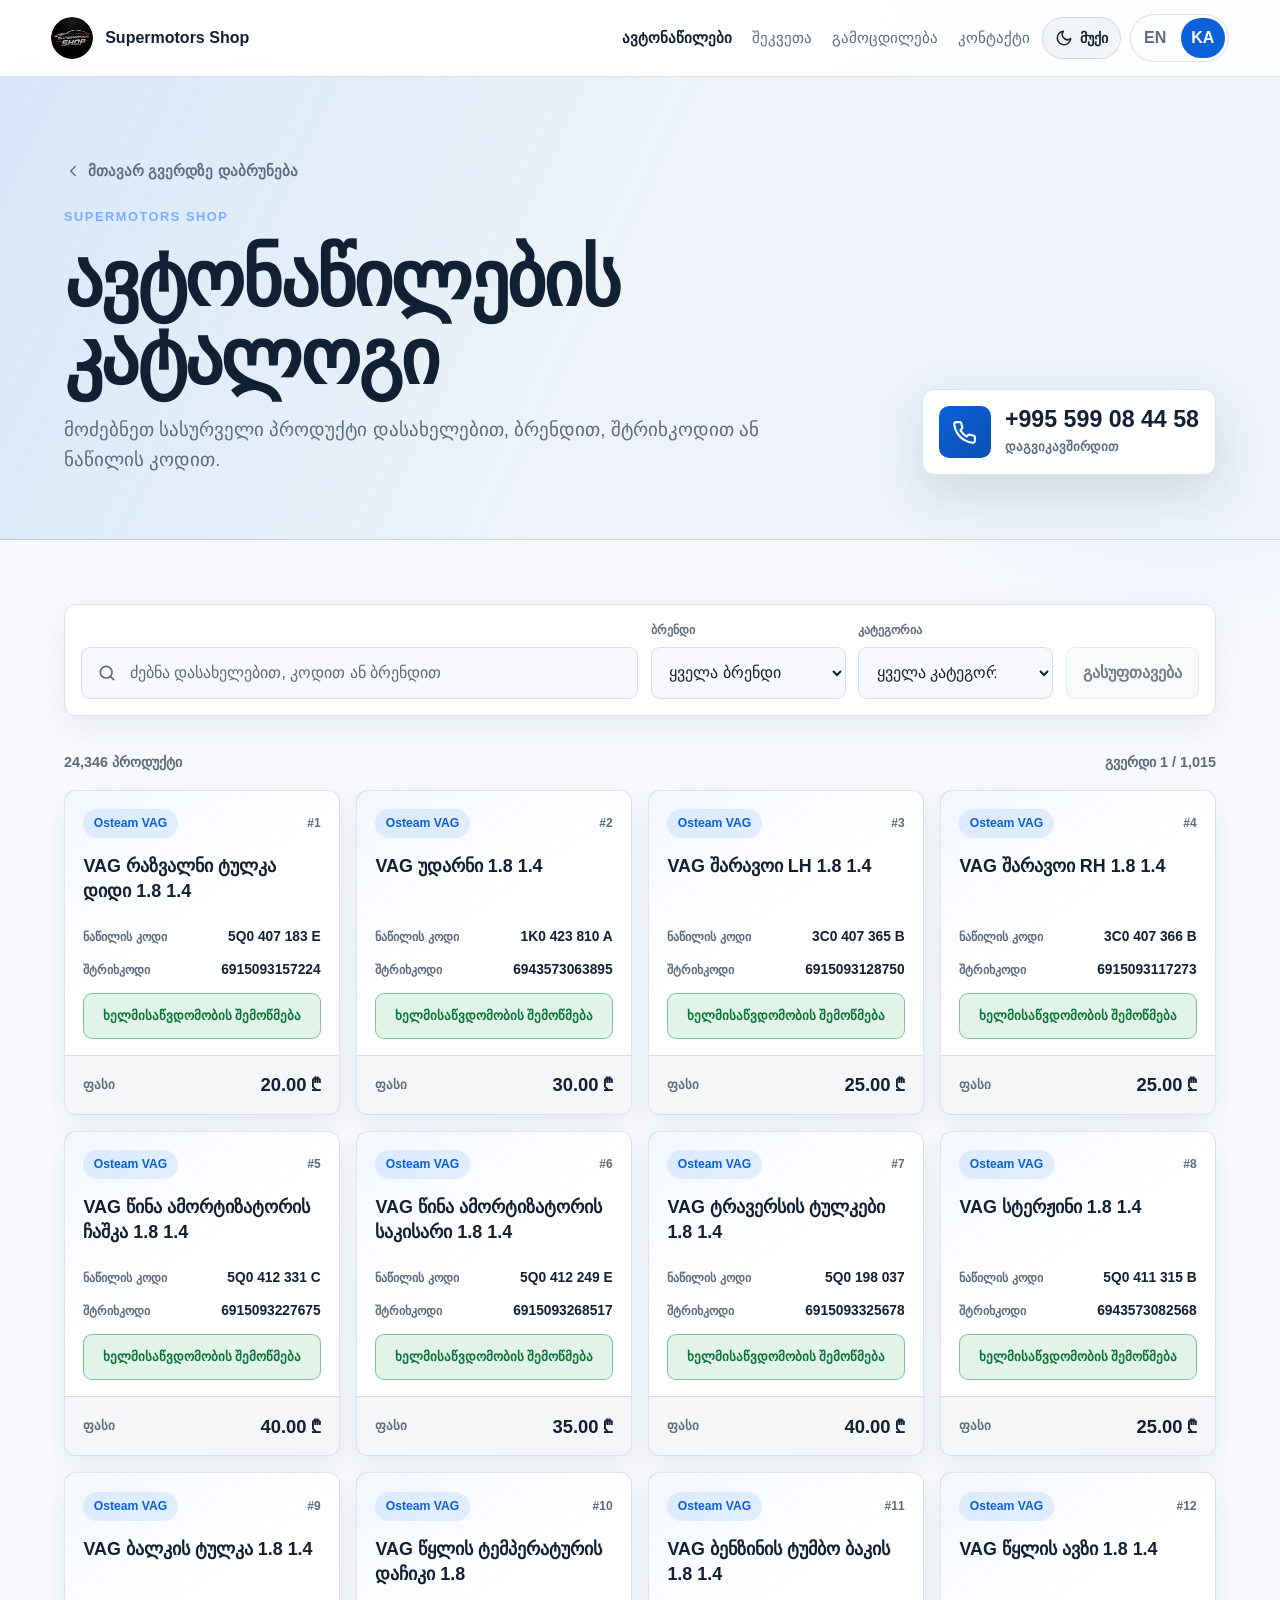
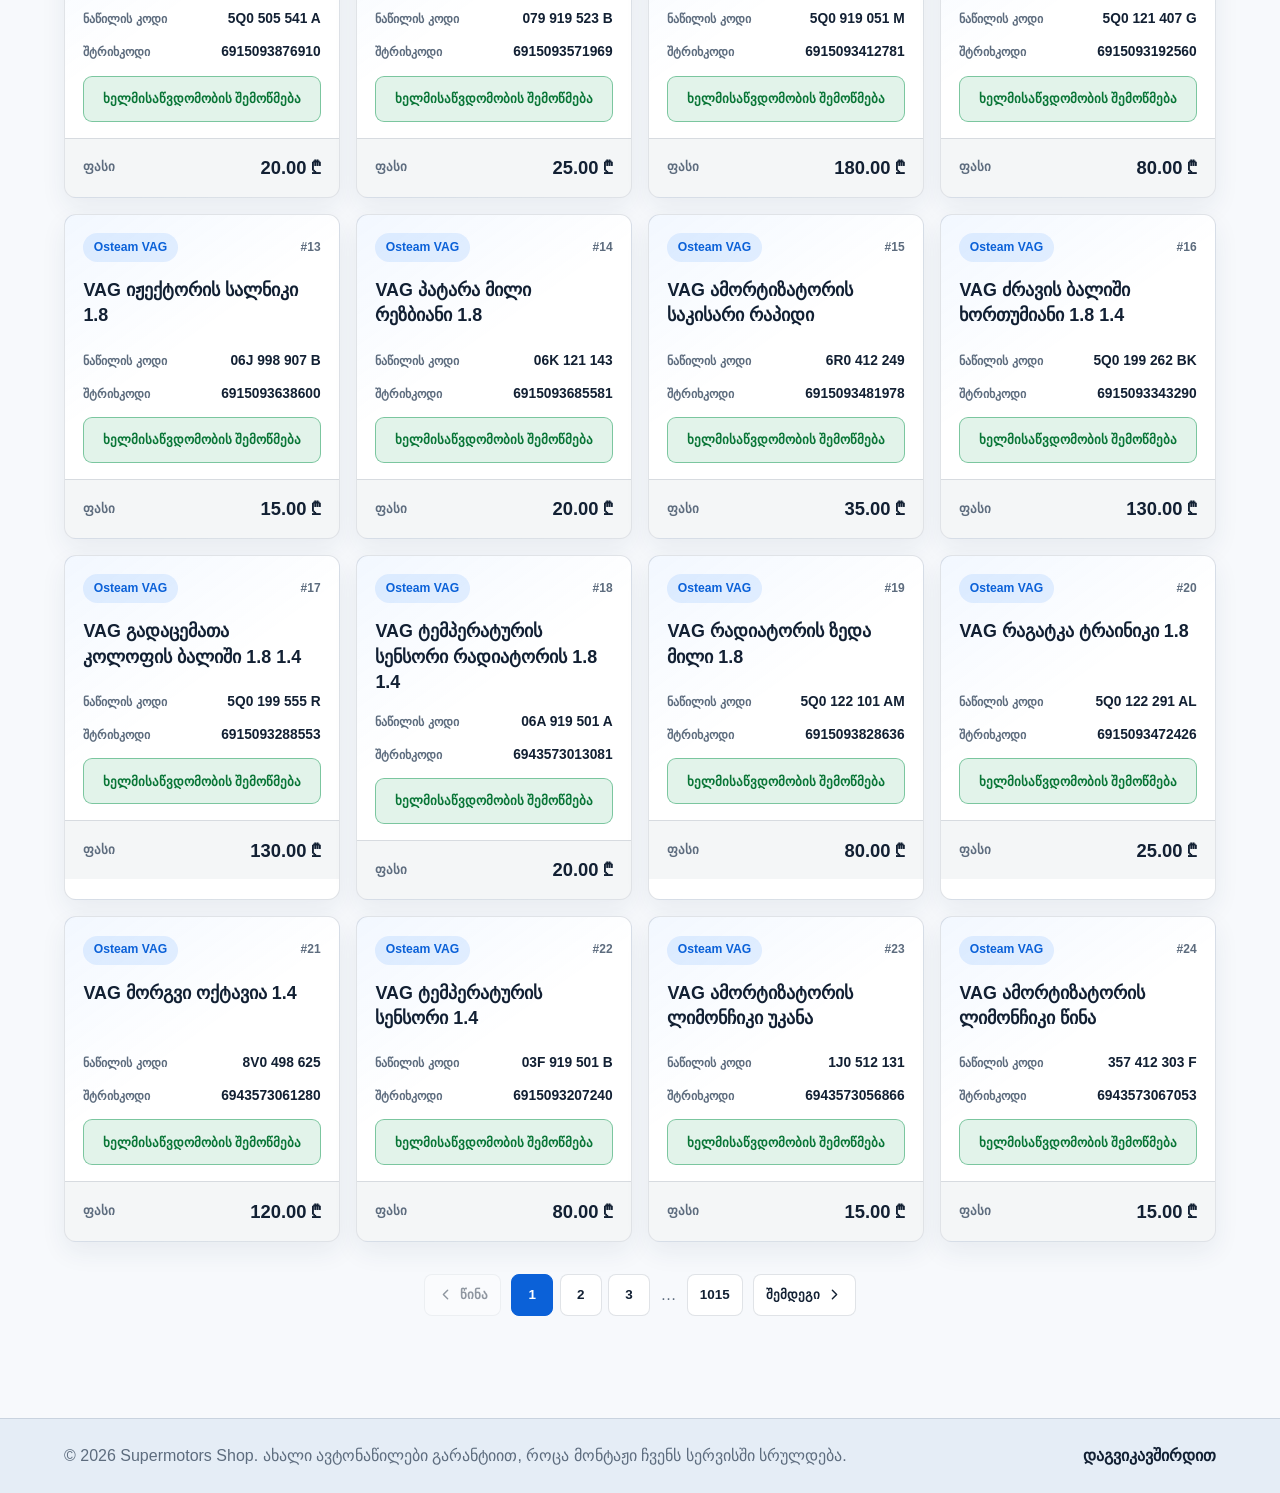
<file: products.html>
<!DOCTYPE html>
<html lang="ka">
  <head>
    <meta charset="UTF-8" />
    <meta name="viewport" content="width=device-width, initial-scale=1.0" />
    <title>ავტონაწილები | Supermotors Shop</title>
    <meta
      name="description"
      content="Supermotors Shop-ის ავტონაწილების კატალოგი — მოძებნეთ პროდუქტი დასახელებით, ბრენდით, შტრიხკოდით ან ნაწილის კოდით."
    />
    <!-- Google tag (gtag.js) -->
    <script async src="https://www.googletagmanager.com/gtag/js?id=AW-18183969448"></script>
    <script>
      window.dataLayer = window.dataLayer || [];
      function gtag(){dataLayer.push(arguments);}
      gtag('js', new Date());
      gtag('config', 'AW-18183969448');
      gtag('config', 'G-JWGBWH7CWG');
      function gtag_report_conversion() {
        gtag('event', 'conversion', {
          'send_to': 'AW-18183969448/gtrECLiO99AcEKi15d5D',
          'transaction_id': ''
        });
      }
    </script>
    <script>
      try {
        if (localStorage.getItem("supermotors-theme") === "dark") {
          document.documentElement.dataset.theme = "dark";
        }
      } catch (error) {
        // Bright mode remains the default when storage is unavailable.
      }
    </script>
    <link rel="stylesheet" href="style.css?v=10" />
    <link rel="stylesheet" href="products.css?v=3" />
    <link rel="icon" href="mnt/data/shop.png" />
  </head>
  <body class="products-body">
    <a class="skip-link" href="#top" data-i18n="skipToContent">Skip to main content</a>

    <header class="site-header" aria-label="Primary navigation">
      <a class="brand" href="index.html#top" aria-label="Supermotors Shop home">
        <img src="mnt/data/shop.png" alt="Supermotors Shop logo" />
        <span>Supermotors Shop</span>
      </a>

      <a class="mobile-products-link is-current" href="products.html" data-i18n="navServices" aria-current="page">Auto Parts</a>

      <nav class="nav-links" aria-label="Page sections">
        <a class="is-current" href="products.html" data-i18n="navServices" aria-current="page">Auto Parts</a>
        <a href="index.html#order" data-i18n="navOrder">How to Order</a>
        <a href="index.html#experience" data-i18n="navExperience">Experience</a>
        <a href="index.html#contact" data-i18n="navContact">Contact</a>
      </nav>

      <div class="header-controls">
        <button class="theme-toggle" type="button" aria-label="Switch to dark mode" aria-pressed="false">
          <svg class="theme-icon theme-icon-moon" aria-hidden="true" viewBox="0 0 24 24">
            <path d="M21 12.8A9 9 0 1 1 11.2 3a7 7 0 0 0 9.8 9.8Z" />
          </svg>
          <svg class="theme-icon theme-icon-sun" aria-hidden="true" viewBox="0 0 24 24">
            <circle cx="12" cy="12" r="4" />
            <path d="M12 2v2M12 20v2M4.93 4.93l1.42 1.42M17.66 17.66l1.41 1.41M2 12h2M20 12h2M4.93 19.07l1.42-1.41M17.66 6.34l1.41-1.41" />
          </svg>
          <span class="theme-toggle-label">Dark</span>
        </button>

        <div class="language-switcher" aria-label="Language switcher">
          <button class="lang-btn" type="button" data-lang="en" aria-pressed="false">EN</button>
          <button class="lang-btn is-active" type="button" data-lang="ka" aria-pressed="true">KA</button>
        </div>
      </div>
    </header>

    <main id="top" class="products-main">
      <section class="products-intro" aria-labelledby="products-title">
        <div class="products-intro-copy">
          <a class="products-back" href="index.html#top">
            <svg aria-hidden="true" viewBox="0 0 24 24">
              <path d="m15 18-6-6 6-6" />
            </svg>
            მთავარ გვერდზე დაბრუნება
          </a>
          <p class="section-kicker">Supermotors Shop</p>
          <h1 id="products-title">ავტონაწილების კატალოგი</h1>
          <p>მოძებნეთ სასურველი პროდუქტი დასახელებით, ბრენდით, შტრიხკოდით ან ნაწილის კოდით.</p>
        </div>

        <a class="catalog-summary" href="tel:+995599084458" aria-label="დარეკეთ ნომერზე +995 599 08 44 58">
          <span class="catalog-summary-icon">
            <svg aria-hidden="true" viewBox="0 0 24 24">
              <path d="M22 16.92v3a2 2 0 0 1-2.18 2 19.8 19.8 0 0 1-8.63-3.07 19.5 19.5 0 0 1-6-6A19.8 19.8 0 0 1 2.12 4.2 2 2 0 0 1 4.11 2h3a2 2 0 0 1 2 1.72c.13.96.36 1.9.68 2.8a2 2 0 0 1-.45 2.11L8.09 9.88a16 16 0 0 0 6 6l1.25-1.25a2 2 0 0 1 2.11-.45c.9.32 1.84.55 2.8.68A2 2 0 0 1 22 16.92Z" />
            </svg>
          </span>
          <span>
            <strong>+995 599 08 44 58</strong>
            <small>დაგვიკავშირდით</small>
          </span>
        </a>
      </section>

      <section class="catalog-section" aria-label="ავტონაწილების სია">
        <div class="catalog-toolbar">
          <label class="catalog-search" for="product-search">
            <svg aria-hidden="true" viewBox="0 0 24 24">
              <circle cx="11" cy="11" r="7" />
              <path d="m20 20-4-4" />
            </svg>
            <input
              id="product-search"
              type="search"
              aria-label="ავტონაწილების ძებნა"
              placeholder="ძებნა დასახელებით, კოდით ან ბრენდით"
              autocomplete="off"
              disabled
            />
          </label>

          <label class="catalog-filter" for="brand-filter">
            <span>ბრენდი</span>
            <select id="brand-filter" disabled>
              <option value="">ყველა ბრენდი</option>
            </select>
          </label>

          <label class="catalog-filter" for="category-filter">
            <span>კატეგორია</span>
            <select id="category-filter" disabled>
              <option value="">ყველა კატეგორია</option>
            </select>
          </label>

          <button id="clear-filters" class="clear-filters" type="button" disabled>გასუფთავება</button>
        </div>

        <div id="catalog-error" class="catalog-message catalog-error" role="alert" hidden></div>

        <div class="catalog-results-bar">
          <p id="catalog-status" aria-live="polite">მარაგის ჩატვირთვა...</p>
          <p id="catalog-page-status"></p>
        </div>

        <div id="products-grid" class="products-grid" aria-busy="true"></div>

        <div id="catalog-empty" class="catalog-empty" hidden>
          <svg aria-hidden="true" viewBox="0 0 24 24">
            <circle cx="11" cy="11" r="7" />
            <path d="m20 20-4-4" />
          </svg>
          <h2>პროდუქტი ვერ მოიძებნა</h2>
          <p>შეცვალეთ საძიებო სიტყვა, კატეგორია ან ბრენდის ფილტრი.</p>
        </div>

        <nav class="catalog-pagination" aria-label="კატალოგის გვერდები">
          <button id="previous-page" type="button" disabled>
            <svg aria-hidden="true" viewBox="0 0 24 24"><path d="m15 18-6-6 6-6" /></svg>
            წინა
          </button>
          <div id="page-numbers" class="page-numbers"></div>
          <button id="next-page" type="button" disabled>
            შემდეგი
            <svg aria-hidden="true" viewBox="0 0 24 24"><path d="m9 18 6-6-6-6" /></svg>
          </button>
        </nav>
      </section>
    </main>

    <footer class="site-footer products-footer">
      <p>&copy; <span id="year"></span> Supermotors Shop. <span data-i18n="footerText">Brand new auto parts with guarantee when installed by our service.</span></p>
      <a href="tel:+995599084458" data-i18n="callNow">Call for Parts</a>
    </footer>

    <a class="mobile-call-bar" href="tel:+995599084458">
      <svg aria-hidden="true" viewBox="0 0 24 24">
        <path d="M22 16.92v3a2 2 0 0 1-2.18 2 19.8 19.8 0 0 1-8.63-3.07 19.5 19.5 0 0 1-6-6A19.8 19.8 0 0 1 2.12 4.2 2 2 0 0 1 4.11 2h3a2 2 0 0 1 2 1.72c.13.96.36 1.9.68 2.8a2 2 0 0 1-.45 2.11L8.09 9.88a16 16 0 0 0 6 6l1.25-1.25a2 2 0 0 1 2.11-.45c.9.32 1.84.55 2.8.68A2 2 0 0 1 22 16.92Z" />
      </svg>
      <span data-i18n="stickyCall">Call Supermotors Shop</span>
    </a>

    <script src="script.js?v=16"></script>
    <script src="vendor/xlsx.full.min.js"></script>
    <script src="products.js?v=5"></script>
  </body>
</html>
</file>
<file: style.css>
:root {
  color-scheme: light;
  --bg: #f7f9fc;
  --bg-soft: #edf3f9;
  --panel: #ffffff;
  --panel-light: #e3ebf5;
  --text: #122033;
  --muted: #5d6c7e;
  --line: rgba(19, 43, 72, 0.13);
  --header-bg: rgba(255, 255, 255, 0.88);
  --surface-subtle: rgba(19, 43, 72, 0.045);
  --surface-raised: rgba(255, 255, 255, 0.92);
  --service-card-top: rgba(255, 255, 255, 0.98);
  --service-card-bottom: rgba(236, 242, 249, 0.96);
  --order-gradient-top: rgba(247, 249, 252, 0.98);
  --order-gradient-bottom: rgba(231, 238, 247, 0.98);
  --contact-gradient-top: rgba(247, 249, 252, 0.65);
  --contact-gradient-bottom: #edf3f9;
  --footer-bg: #e5edf6;
  --blue: #0b61d8;
  --blue-dark: #0b4fb3;
  --red: #e21d2f;
  --white: #ffffff;
  --shadow: 0 18px 50px rgba(34, 57, 84, 0.14);
}

:root[data-theme="dark"] {
  color-scheme: dark;
  --bg: #08111d;
  --bg-soft: #101b2a;
  --panel: #142235;
  --panel-light: #1c2f48;
  --text: #f5f8fc;
  --muted: #aeb9c7;
  --line: rgba(255, 255, 255, 0.12);
  --header-bg: rgba(8, 17, 29, 0.86);
  --surface-subtle: rgba(255, 255, 255, 0.055);
  --surface-raised: rgba(255, 255, 255, 0.06);
  --service-card-top: rgba(28, 47, 72, 0.9);
  --service-card-bottom: rgba(16, 27, 42, 0.95);
  --order-gradient-top: rgba(8, 17, 29, 0.98);
  --order-gradient-bottom: rgba(16, 27, 42, 0.98);
  --contact-gradient-top: rgba(8, 17, 29, 0.6);
  --contact-gradient-bottom: rgba(8, 17, 29, 1);
  --footer-bg: #050a12;
  --shadow: 0 18px 50px rgba(0, 0, 0, 0.3);
}

* {
  box-sizing: border-box;
}

html {
  scroll-behavior: smooth;
}

body {
  margin: 0;
  overflow-x: hidden;
  background: var(--bg);
  color: var(--text);
  font-family: Inter, "Noto Sans Georgian", "Segoe UI", Arial, sans-serif;
  line-height: 1.6;
  transition: background-color 220ms ease, color 220ms ease;
}

img,
video {
  display: block;
  max-width: 100%;
}

a {
  color: inherit;
  text-decoration: none;
}

.skip-link {
  position: fixed;
  top: 0.75rem;
  left: 0.75rem;
  z-index: 100;
  padding: 0.65rem 0.9rem;
  border-radius: 8px;
  background: var(--text);
  color: var(--bg);
  font-weight: 850;
  transform: translateY(-160%);
  transition: transform 160ms ease;
}

.skip-link:focus {
  transform: translateY(0);
}

svg {
  fill: none;
  stroke: currentColor;
  stroke-linecap: round;
  stroke-linejoin: round;
  stroke-width: 2;
}

.site-header {
  position: fixed;
  top: 0;
  left: 0;
  right: 0;
  z-index: 20;
  display: grid;
  grid-template-columns: 1fr auto;
  gap: 0.75rem;
  align-items: center;
  padding: 0.85rem clamp(1rem, 4vw, 4rem);
  background: var(--header-bg);
  border-bottom: 1px solid var(--line);
  backdrop-filter: blur(18px);
}

.brand {
  display: inline-flex;
  align-items: center;
  gap: 0.75rem;
  min-width: 0;
  font-weight: 800;
  letter-spacing: 0;
}

.brand img {
  width: 42px;
  height: 42px;
  border-radius: 50%;
  object-fit: cover;
}

.brand span {
  overflow: hidden;
  text-overflow: ellipsis;
  white-space: nowrap;
}

.nav-links {
  display: none;
  align-items: center;
  gap: 1.25rem;
  color: var(--muted);
  font-size: 0.95rem;
}

.nav-links a:hover,
.nav-links a:focus-visible {
  color: var(--text);
}

.mobile-products-link {
  display: none;
}

.header-controls {
  display: inline-flex;
  align-items: center;
  justify-content: flex-end;
  gap: 0.55rem;
}

.theme-toggle {
  display: inline-flex;
  min-height: 42px;
  align-items: center;
  justify-content: center;
  gap: 0.45rem;
  border: 1px solid var(--line);
  border-radius: 999px;
  padding: 0.45rem 0.75rem;
  background: var(--surface-subtle);
  color: var(--text);
  cursor: pointer;
  font: inherit;
  font-size: 0.88rem;
  font-weight: 850;
}

.theme-toggle:hover,
.theme-toggle:focus-visible {
  border-color: rgba(22, 119, 255, 0.5);
  background: rgba(22, 119, 255, 0.1);
}

.theme-icon {
  width: 18px;
  height: 18px;
}

.theme-icon-sun {
  display: none;
}

:root[data-theme="dark"] .theme-icon-moon {
  display: none;
}

:root[data-theme="dark"] .theme-icon-sun {
  display: block;
}

.language-switcher {
  display: inline-flex;
  align-items: center;
  gap: 0.25rem;
  padding: 0.2rem;
  border: 1px solid var(--line);
  border-radius: 999px;
  background: rgba(255, 255, 255, 0.06);
}

.lang-btn {
  min-width: 42px;
  border: 0;
  border-radius: 999px;
  padding: 0.45rem 0.65rem;
  color: var(--muted);
  background: transparent;
  cursor: pointer;
  font: inherit;
  font-weight: 800;
}

.lang-btn.is-active {
  color: var(--white);
  background: var(--blue);
}

.hero {
  position: relative;
  min-height: 100svh;
  overflow: hidden;
  background: #05080d url("mnt/data/cover%20shop.png") center / cover no-repeat;
}

.hero-video,
.hero-overlay {
  position: absolute;
  inset: 0;
  width: 100%;
  height: 100%;
}

.hero-video {
  object-fit: cover;
  opacity: 0;
  filter: saturate(1.12) contrast(1.08) brightness(0.95);
  transition: opacity 300ms ease;
}

.hero-video.is-ready {
  opacity: 0.82;
}

.hero-overlay {
  background:
    linear-gradient(90deg, rgba(5, 10, 18, 0.88) 0%, rgba(5, 10, 18, 0.64) 40%, rgba(5, 10, 18, 0.16) 72%, rgba(5, 10, 18, 0.08) 100%),
    linear-gradient(180deg, rgba(5, 10, 18, 0.34) 0%, rgba(5, 10, 18, 0.08) 48%, rgba(5, 10, 18, 0.72) 100%);
}

.hero-content {
  position: relative;
  z-index: 1;
  display: grid;
  gap: 2rem;
  align-items: end;
  min-height: 100svh;
  padding: 7.5rem clamp(1rem, 5vw, 5rem) 3rem;
}

.hero-copy {
  max-width: 820px;
  text-shadow: 0 2px 22px rgba(0, 0, 0, 0.62);
}

.eyebrow,
.section-kicker {
  margin: 0 0 0.75rem;
  color: #78adff;
  font-size: 0.8rem;
  font-weight: 900;
  letter-spacing: 0.12em;
  text-transform: uppercase;
}

h2,
h3,
p {
  overflow-wrap: anywhere;
}

.hero-title {
  display: grid;
  gap: 0.12em;
  margin: 0;
  max-width: min-content;
  line-height: 0.86;
  font-weight: 950;
  letter-spacing: 0;
}

.hero-title-main,
.hero-title-sub {
  display: block;
  white-space: nowrap;
}

.hero-title-main {
  color: var(--white);
  font-size: clamp(2.55rem, 9.2vw, 7rem);
  text-transform: uppercase;
}

.hero-title-sub {
  color: #dbe8f8;
  font-size: clamp(2.3rem, 8.4vw, 6rem);
  text-transform: lowercase;
}

h2 {
  margin: 0;
  font-size: clamp(2rem, 5vw, 3.6rem);
  line-height: 1.05;
  letter-spacing: 0;
}

h3 {
  margin: 0;
  font-size: 1.1rem;
  line-height: 1.25;
}

.headline {
  max-width: 720px;
  margin: 1rem 0 0;
  color: var(--white);
  font-size: clamp(1.3rem, 4vw, 2.1rem);
  font-weight: 750;
  line-height: 1.25;
}

.hero-note {
  max-width: 700px;
  margin: 1.15rem 0 0;
  color: #d7e4f5;
  font-size: clamp(1.02rem, 2.5vw, 1.22rem);
  font-weight: 650;
  line-height: 1.55;
}

.hero-trust {
  display: flex;
  flex-wrap: wrap;
  gap: 0.65rem;
  margin-top: 1.35rem;
}

.hero-trust span {
  display: inline-flex;
  align-items: center;
  min-height: 38px;
  border: 1px solid rgba(255, 255, 255, 0.24);
  border-radius: 999px;
  padding: 0.45rem 0.8rem;
  background: rgba(255, 255, 255, 0.1);
  color: var(--white);
  font-size: 0.88rem;
  font-weight: 850;
  backdrop-filter: blur(12px);
}

.hero-actions {
  display: flex;
  flex-wrap: wrap;
  gap: 0.85rem;
  margin-top: 2rem;
}

.button {
  display: inline-flex;
  min-height: 52px;
  align-items: center;
  justify-content: center;
  gap: 0.55rem;
  border-radius: 8px;
  padding: 0.85rem 1.15rem;
  font-weight: 900;
  box-shadow: var(--shadow);
}

.button svg {
  width: 20px;
  height: 20px;
}

.button-primary {
  background: linear-gradient(135deg, var(--red), #ff4b4b);
  color: var(--white);
}

.button-secondary {
  border: 1px solid var(--line);
  background: var(--surface-raised);
  color: var(--text);
}

.hero .button-secondary {
  border-color: rgba(255, 255, 255, 0.3);
  background: rgba(255, 255, 255, 0.1);
  color: var(--white);
}

.button-message {
  border: 1px solid rgba(38, 166, 91, 0.5);
  background: rgba(38, 166, 91, 0.2);
  color: var(--white);
}

.button:hover,
.button:focus-visible,
.contact-row:hover,
.contact-row:focus-visible {
  transform: translateY(-2px);
}

.reveal-on-scroll {
  opacity: 0;
  transform: translate3d(0, 34px, 0);
  transition:
    opacity 700ms ease,
    transform 700ms cubic-bezier(0.2, 0.8, 0.2, 1);
  transition-delay: var(--reveal-delay, 0ms);
  will-change: opacity, transform;
}

.reveal-on-scroll.reveal-left {
  transform: translate3d(-38px, 0, 0);
}

.reveal-on-scroll.reveal-right {
  transform: translate3d(38px, 0, 0);
}

.reveal-on-scroll.reveal-fade {
  transform: none;
}

.reveal-on-scroll.reveal-scale {
  transform: translate3d(0, 24px, 0) scale(0.96);
}

.reveal-on-scroll.is-visible {
  opacity: 1;
  transform: translate3d(0, 0, 0) scale(1);
}

.hero-card {
  width: min(100%, 360px);
  padding: 1.25rem;
  border: 1px solid var(--line);
  border-radius: 8px;
  background: rgba(8, 17, 29, 0.64);
  box-shadow: var(--shadow);
  backdrop-filter: blur(10px);
}

.hero-card img {
  width: 92px;
  height: 92px;
  margin-bottom: 1rem;
  border-radius: 50%;
  object-fit: cover;
}

.hero-card p {
  margin: 0 0 0.35rem;
  color: #c2cfde;
}

.hero-card a {
  color: var(--white);
  font-size: 1.35rem;
  font-weight: 900;
}

.section {
  padding: clamp(4rem, 9vw, 7rem) clamp(1rem, 5vw, 5rem);
}

.section-heading {
  max-width: 760px;
  margin-bottom: 2rem;
}

.section-heading p:last-child,
.experience-copy p {
  color: var(--muted);
  font-size: 1.08rem;
}

.section-title-link {
  color: inherit;
  text-decoration: none;
}

.section-title-link:hover,
.section-title-link:focus-visible {
  color: var(--blue);
}

.services-section {
  background:
    radial-gradient(circle at top right, rgba(22, 119, 255, 0.15), transparent 35%),
    var(--bg);
}

.service-grid {
  display: grid;
  grid-template-columns: 1fr;
  gap: 1rem;
}

.service-card {
  display: grid;
  gap: 0.85rem;
  align-content: start;
  min-height: 210px;
  padding: 1.25rem;
  border: 1px solid var(--line);
  border-radius: 8px;
  background: linear-gradient(180deg, var(--service-card-top), var(--service-card-bottom));
  box-shadow: 0 12px 30px rgba(34, 57, 84, 0.06);
  color: inherit;
  text-decoration: none;
  transition: border-color 180ms ease, box-shadow 180ms ease, transform 180ms ease;
}

.service-card:hover,
.service-card:focus-visible {
  border-color: rgba(22, 119, 255, 0.48);
  box-shadow: 0 18px 38px rgba(34, 57, 84, 0.14);
  transform: translateY(-3px);
}

.service-card:last-child {
  border-color: rgba(226, 29, 47, 0.5);
  background:
    linear-gradient(135deg, rgba(226, 29, 47, 0.22), transparent 42%),
    linear-gradient(180deg, var(--service-card-top), var(--service-card-bottom));
}

.service-card p {
  margin: 0;
  color: var(--muted);
}

.popular-parts {
  display: grid;
  gap: 0.9rem;
  margin-top: 1.25rem;
  padding: 1rem;
  border: 1px solid var(--line);
  border-radius: 8px;
  background: var(--surface-subtle);
}

.popular-parts > span {
  color: var(--text);
  font-size: 0.9rem;
  font-weight: 900;
}

.popular-parts ul {
  display: flex;
  flex-wrap: wrap;
  gap: 0.6rem;
  margin: 0;
  padding: 0;
  list-style: none;
}

.popular-parts li {
  display: inline-flex;
  align-items: center;
  min-height: 36px;
  border: 1px solid var(--line);
  border-radius: 999px;
  padding: 0.35rem 0.75rem;
  background: var(--surface-raised);
  color: var(--text);
  font-size: 0.9rem;
  font-weight: 800;
}

.brands-section {
  position: relative;
  overflow: hidden;
  padding: clamp(1.5rem, 4vw, 2.25rem) 0 clamp(1.75rem, 4vw, 2.5rem);
  border-block: 1px solid var(--line);
  background:
    linear-gradient(90deg, transparent, rgba(22, 119, 255, 0.07), transparent),
    var(--panel);
}

.brands-title {
  margin: 0 0 1.15rem;
  padding-inline: clamp(1rem, 5vw, 5rem);
  color: var(--muted);
  font-size: 0.78rem;
  font-weight: 900;
  letter-spacing: 0.16em;
  line-height: 1.4;
  text-transform: uppercase;
}

.brands-marquee {
  overflow: hidden;
  -webkit-mask-image: linear-gradient(90deg, transparent, #000 7%, #000 93%, transparent);
  mask-image: linear-gradient(90deg, transparent, #000 7%, #000 93%, transparent);
}

.brands-track {
  display: flex;
  width: max-content;
  animation: brands-marquee 36s linear infinite;
  will-change: transform;
}

.brand-list {
  display: flex;
  flex: none;
  align-items: center;
  gap: clamp(2.25rem, 5vw, 5.5rem);
  margin: 0;
  padding: 0 clamp(1.125rem, 2.5vw, 2.75rem);
  list-style: none;
}

.brand-list li {
  display: grid;
  width: clamp(92px, 10vw, 132px);
  height: 64px;
  flex: none;
  place-items: center;
}

.brand-list img {
  width: auto;
  max-width: 100%;
  height: auto;
  max-height: 52px;
  filter: grayscale(1) saturate(0) contrast(1.08);
  opacity: 0.64;
}

:root[data-theme="dark"] .brand-list img {
  filter: grayscale(1) saturate(0) invert(1) contrast(1.08);
  opacity: 0.82;
}

@keyframes brands-marquee {
  to {
    transform: translateX(-50%);
  }
}

.order-section {
  background:
    linear-gradient(180deg, var(--order-gradient-top), var(--order-gradient-bottom)),
    var(--bg-soft);
}

.order-layout {
  display: grid;
  gap: 1.25rem;
}

.order-steps {
  display: grid;
  gap: 0.85rem;
}

.order-step {
  display: grid;
  grid-template-columns: auto 1fr;
  gap: 1rem;
  align-items: start;
  padding: 1rem;
  border: 1px solid var(--line);
  border-radius: 8px;
  background: var(--surface-subtle);
}

.order-step > span {
  display: inline-grid;
  width: 42px;
  height: 42px;
  place-items: center;
  border-radius: 50%;
  background: var(--red);
  color: var(--white);
  font-weight: 950;
}

.order-step p,
.request-panel p,
.guarantee-note p {
  margin: 0;
  color: var(--muted);
}

.request-panel {
  display: grid;
  gap: 1rem;
  align-content: start;
  padding: 1.25rem;
  border: 1px solid rgba(226, 29, 47, 0.4);
  border-radius: 8px;
  background:
    linear-gradient(135deg, rgba(226, 29, 47, 0.18), transparent 42%),
    var(--panel);
  box-shadow: var(--shadow);
}

.request-panel h3 {
  font-size: clamp(1.35rem, 3vw, 2rem);
}

.request-actions {
  display: flex;
  flex-wrap: wrap;
  gap: 0.75rem;
}

.guarantee-note {
  display: grid;
  grid-template-columns: auto 1fr;
  gap: 0.9rem;
  align-items: center;
  padding-top: 1rem;
  border-top: 1px solid var(--line);
}

.icon-wrap,
.contact-icon {
  display: inline-grid;
  width: 48px;
  height: 48px;
  place-items: center;
  border-radius: 8px;
  color: #dbe9ff;
  background: linear-gradient(135deg, var(--blue), var(--blue-dark));
}

.icon-wrap svg,
.contact-icon svg {
  width: 24px;
  height: 24px;
}

.experience-section {
  display: grid;
  gap: 2rem;
  align-items: center;
  padding: clamp(4rem, 9vw, 7rem) clamp(1rem, 5vw, 5rem);
  background: var(--bg-soft);
}

.experience-media {
  overflow: hidden;
  border: 1px solid var(--line);
  border-radius: 8px;
  box-shadow: var(--shadow);
}

.experience-media img {
  width: 100%;
  min-height: 260px;
  object-fit: cover;
}

.experience-copy {
  max-width: 680px;
}

.experience-stats {
  display: grid;
  grid-template-columns: 1fr;
  gap: 0.85rem;
  margin-top: 1.6rem;
}

.experience-stats span {
  display: grid;
  gap: 0.15rem;
  padding: 1rem;
  border: 1px solid var(--line);
  border-radius: 8px;
  background: var(--surface-raised);
}

.experience-stats strong {
  color: var(--text);
  font-size: clamp(1.45rem, 4vw, 2rem);
  line-height: 1;
}

.experience-stats small {
  color: var(--muted);
  font-size: 0.88rem;
  font-weight: 800;
}

.contact-section {
  background:
    linear-gradient(180deg, var(--contact-gradient-top), var(--contact-gradient-bottom)),
    var(--bg);
}

.contact-layout {
  display: grid;
  gap: 1.25rem;
}

.contact-panel {
  display: grid;
  gap: 0.85rem;
}

.contact-row {
  display: grid;
  grid-template-columns: auto 1fr;
  gap: 1rem;
  align-items: center;
  min-height: 86px;
  padding: 1rem;
  border: 1px solid var(--line);
  border-radius: 8px;
  background: var(--panel);
  transition: transform 180ms ease, border-color 180ms ease;
}

.contact-row strong,
.contact-row small {
  display: block;
}

.contact-row small {
  color: var(--muted);
  font-size: 0.95rem;
}

.map-panel {
  position: relative;
  min-height: 360px;
  overflow: hidden;
  border: 1px solid var(--line);
  border-radius: 8px;
  background: var(--panel-light);
}

.map-note {
  position: absolute;
  top: 1rem;
  left: 1rem;
  right: 1rem;
  z-index: 1;
  padding: 0.75rem 1rem;
  border: 1px solid rgba(255, 255, 255, 0.18);
  border-radius: 8px;
  background: rgba(8, 17, 29, 0.88);
  color: var(--white);
  font-size: 0.92rem;
  font-weight: 800;
}

.map-panel iframe {
  width: 100%;
  height: 100%;
  min-height: 360px;
  border: 0;
  filter: saturate(0.85) contrast(1.05);
}

.site-footer {
  display: flex;
  flex-direction: column;
  gap: 0.75rem;
  align-items: flex-start;
  justify-content: space-between;
  padding: 1.5rem clamp(1rem, 5vw, 5rem);
  border-top: 1px solid var(--line);
  background: var(--footer-bg);
  color: var(--muted);
}

.site-footer p {
  margin: 0;
}

.site-footer a {
  color: var(--text);
  font-weight: 900;
}

.quick-request-fab {
  position: fixed;
  right: 1rem;
  bottom: 1rem;
  z-index: 25;
  display: inline-flex;
  min-height: 52px;
  align-items: center;
  justify-content: center;
  gap: 0.5rem;
  border: 1px solid rgba(38, 166, 91, 0.45);
  border-radius: 999px;
  padding: 0.75rem 1rem;
  background: #159447;
  color: var(--white);
  box-shadow: var(--shadow);
  font-weight: 900;
}

.quick-request-fab svg,
.mobile-call-bar svg {
  width: 20px;
  height: 20px;
}

.mobile-call-bar {
  position: fixed;
  left: 1rem;
  right: 1rem;
  bottom: 1rem;
  z-index: 26;
  display: none;
  min-height: 54px;
  align-items: center;
  justify-content: center;
  gap: 0.55rem;
  border-radius: 8px;
  background: linear-gradient(135deg, var(--red), #ff4b4b);
  color: var(--white);
  box-shadow: var(--shadow);
  font-weight: 950;
}

@media (min-width: 720px) {
  .site-header {
    grid-template-columns: 1fr auto auto;
  }

  .nav-links {
    display: flex;
  }

  .hero-content {
    grid-template-columns: minmax(0, 1fr) auto;
  }

  .service-grid {
    grid-template-columns: repeat(2, minmax(0, 1fr));
  }

  .service-card-wide {
    grid-column: span 2;
  }

  .contact-layout {
    grid-template-columns: minmax(280px, 0.8fr) minmax(0, 1.2fr);
  }

  .order-layout {
    grid-template-columns: minmax(0, 1fr) minmax(320px, 0.78fr);
  }

  .experience-stats {
    grid-template-columns: repeat(3, minmax(0, 1fr));
  }

  .site-footer {
    flex-direction: row;
    align-items: center;
  }
}

@media (min-width: 1040px) {
  .service-grid {
    grid-template-columns: repeat(3, minmax(0, 1fr));
  }

  .service-card-wide {
    grid-column: span 2;
  }

  .experience-section {
    grid-template-columns: minmax(0, 1.15fr) minmax(360px, 0.85fr);
  }
}

@media (max-width: 560px) {
  .site-header {
    grid-template-columns: auto minmax(0, 1fr) auto;
    gap: 0.6rem;
    padding: 0.75rem 1rem;
  }

  .brand img {
    width: 36px;
    height: 36px;
  }

  .brand span {
    display: none;
  }

  .language-switcher {
    justify-self: end;
  }

  .header-controls {
    gap: 0.35rem;
  }

  .theme-toggle {
    width: 38px;
    min-height: 38px;
    padding: 0;
  }

  .theme-toggle-label {
    position: absolute;
    width: 1px;
    height: 1px;
    overflow: hidden;
    clip: rect(0 0 0 0);
    white-space: nowrap;
  }

  .lang-btn {
    min-width: 36px;
    padding: 0.42rem 0.55rem;
  }

  .hero-title-main {
    font-size: clamp(2.05rem, 10vw, 2.75rem);
  }

  .hero-title-sub {
    font-size: clamp(1.95rem, 9vw, 2.55rem);
  }

  .headline {
    font-size: 1.1rem;
  }

  .hero-actions,
  .button {
    width: 100%;
  }

  .contact-row {
    grid-template-columns: 1fr;
  }

  .order-step,
  .guarantee-note {
    grid-template-columns: 1fr;
  }
}

@media (max-width: 719px) {
  .site-header {
    grid-template-columns: auto minmax(0, 1fr) auto;
  }

  .mobile-products-link {
    display: inline-flex;
    min-height: 38px;
    align-items: center;
    justify-content: center;
    justify-self: center;
    border: 1px solid var(--line);
    border-radius: 999px;
    padding: 0.42rem 0.75rem;
    background: var(--surface-subtle);
    color: var(--text);
    font-size: 0.78rem;
    font-weight: 850;
    line-height: 1;
    white-space: nowrap;
  }

  .mobile-products-link:hover,
  .mobile-products-link:focus-visible,
  .mobile-products-link.is-current {
    border-color: rgba(22, 119, 255, 0.5);
    background: rgba(22, 119, 255, 0.12);
    color: var(--blue);
  }

  body {
    padding-bottom: 5.4rem;
  }

  .hero-card {
    display: none;
  }

  .quick-request-fab {
    right: 1rem;
    bottom: 5.15rem;
    width: 52px;
    height: 52px;
    padding: 0;
  }

  .quick-request-fab span {
    position: absolute;
    width: 1px;
    height: 1px;
    overflow: hidden;
    clip: rect(0 0 0 0);
    white-space: nowrap;
  }

  .mobile-call-bar {
    display: inline-flex;
  }

  .reveal-on-scroll.reveal-left,
  .reveal-on-scroll.reveal-right {
    transform: translate3d(0, 28px, 0);
  }
}

@media (max-width: 360px) {
  .site-header {
    gap: 0.3rem;
    padding: 0.6rem;
  }

  .brand img {
    width: 32px;
    height: 32px;
  }

  .mobile-products-link {
    min-height: 34px;
    padding-inline: 0.5rem;
    font-size: 0.7rem;
  }

  .theme-toggle {
    width: 34px;
    min-height: 34px;
  }

  .language-switcher {
    gap: 0;
    padding: 0.12rem;
  }

  .lang-btn {
    min-width: 30px;
    padding-inline: 0.35rem;
  }
}

@media (prefers-reduced-motion: reduce) {
  html {
    scroll-behavior: auto;
  }

  .hero-video {
    display: none;
  }

  .hero-video {
    display: none;
  }

  .button,
  .contact-row,
  .reveal-on-scroll {
    transition: none;
  }

  .brands-marquee {
    overflow-x: auto;
    -webkit-mask-image: none;
    mask-image: none;
  }

  .brands-track {
    animation: none;
  }

  .brand-list[aria-hidden="true"] {
    display: none;
  }

  .reveal-on-scroll {
    opacity: 1;
    transform: none;
  }
}
</file>
<file: products.css>
.products-body {
  min-height: 100vh;
  background:
    radial-gradient(circle at 92% 8%, rgba(22, 119, 255, 0.12), transparent 26rem),
    var(--bg);
}

.products-body .nav-links .is-current {
  color: var(--text);
  font-weight: 900;
}

.products-main {
  min-height: calc(100vh - 84px);
  padding-top: 70px;
}

.products-intro {
  display: grid;
  gap: 2rem;
  align-items: end;
  padding: clamp(3.5rem, 7vw, 6rem) clamp(1rem, 5vw, 5rem) clamp(2.5rem, 5vw, 4rem);
  border-bottom: 1px solid var(--line);
  background:
    linear-gradient(115deg, rgba(22, 119, 255, 0.1), transparent 48%),
    var(--bg-soft);
}

.products-intro-copy {
  min-width: 0;
  max-width: 850px;
}

.products-intro > * {
  min-width: 0;
}

.products-back {
  display: inline-flex;
  align-items: center;
  gap: 0.4rem;
  margin-bottom: 1.5rem;
  color: var(--muted);
  font-size: 0.92rem;
  font-weight: 800;
}

.products-back:hover,
.products-back:focus-visible {
  color: var(--blue);
}

.products-back svg {
  width: 18px;
  height: 18px;
}

.products-intro h1 {
  margin: 0;
  max-width: 900px;
  font-size: clamp(2.25rem, 6vw, 5rem);
  line-height: 1.02;
  letter-spacing: -0.035em;
}

.products-intro-copy > p:last-child {
  max-width: 720px;
  margin: 1.15rem 0 0;
  color: var(--muted);
  font-size: clamp(1rem, 2vw, 1.18rem);
}

.catalog-summary {
  display: inline-grid;
  grid-template-columns: auto 1fr;
  gap: 0.9rem;
  align-items: center;
  width: min(100%, 330px);
  padding: 1rem;
  border: 1px solid var(--line);
  border-radius: 12px;
  background: var(--panel);
  box-shadow: var(--shadow);
  text-decoration: none;
  transition: border-color 180ms ease, box-shadow 180ms ease, transform 180ms ease;
}

.catalog-summary:hover,
.catalog-summary:focus-visible {
  border-color: rgba(22, 119, 255, 0.42);
  box-shadow: 0 18px 42px rgba(34, 57, 84, 0.16);
  transform: translateY(-2px);
}

.catalog-summary-icon {
  display: inline-grid;
  width: 52px;
  height: 52px;
  place-items: center;
  border-radius: 10px;
  background: linear-gradient(135deg, var(--blue), var(--blue-dark));
  color: var(--white);
}

.catalog-summary-icon svg {
  width: 25px;
  height: 25px;
}

.catalog-summary strong,
.catalog-summary small {
  display: block;
}

.catalog-summary strong {
  color: var(--text);
  font-size: 1.45rem;
  line-height: 1.1;
  overflow-wrap: anywhere;
}

.catalog-summary small {
  margin-top: 0.2rem;
  color: var(--muted);
  font-size: 0.82rem;
  font-weight: 750;
}

.catalog-section {
  padding: clamp(2rem, 5vw, 4rem) clamp(1rem, 5vw, 5rem) clamp(4rem, 8vw, 7rem);
}

.catalog-toolbar {
  display: grid;
  gap: 0.8rem;
  align-items: end;
  padding: 1rem;
  border: 1px solid var(--line);
  border-radius: 12px;
  background: var(--panel);
  box-shadow: 0 12px 34px rgba(34, 57, 84, 0.08);
}

.catalog-search {
  position: relative;
  display: block;
}

.catalog-search svg {
  position: absolute;
  top: 50%;
  left: 1rem;
  width: 20px;
  height: 20px;
  color: var(--muted);
  transform: translateY(-50%);
  pointer-events: none;
}

.catalog-search input,
.catalog-filter select {
  width: 100%;
  min-height: 52px;
  border: 1px solid var(--line);
  border-radius: 9px;
  background: var(--bg);
  color: var(--text);
  font: inherit;
  outline: none;
}

.catalog-search input {
  padding: 0.75rem 1rem 0.75rem 3rem;
}

.catalog-search input::placeholder {
  color: var(--muted);
}

.catalog-search input:focus,
.catalog-filter select:focus {
  border-color: var(--blue);
  box-shadow: 0 0 0 3px rgba(22, 119, 255, 0.14);
}

.catalog-filter {
  display: grid;
  gap: 0.35rem;
}

.catalog-filter span {
  color: var(--muted);
  font-size: 0.78rem;
  font-weight: 850;
}

.catalog-filter select {
  padding: 0.7rem 2.5rem 0.7rem 0.85rem;
  cursor: pointer;
}

.clear-filters {
  min-height: 52px;
  border: 1px solid var(--line);
  border-radius: 9px;
  padding: 0.7rem 1rem;
  background: var(--surface-subtle);
  color: var(--text);
  cursor: pointer;
  font: inherit;
  font-weight: 850;
}

.clear-filters:hover:not(:disabled),
.clear-filters:focus-visible:not(:disabled) {
  border-color: var(--blue);
  color: var(--blue);
}

.clear-filters:disabled,
.catalog-toolbar input:disabled,
.catalog-toolbar select:disabled {
  cursor: not-allowed;
  opacity: 0.58;
}

.catalog-message {
  display: grid;
  gap: 0.35rem;
  margin-top: 1rem;
  border: 1px solid;
  border-radius: 10px;
  padding: 1rem;
}

.catalog-message[hidden] {
  display: none;
}

.catalog-message span {
  color: var(--muted);
}

.catalog-message code {
  font-family: Consolas, "Courier New", monospace;
  font-size: 0.9em;
}

.catalog-error {
  border-color: rgba(226, 29, 47, 0.42);
  background: rgba(226, 29, 47, 0.1);
  color: var(--text);
}

.catalog-results-bar {
  display: flex;
  gap: 1rem;
  align-items: center;
  justify-content: space-between;
  min-height: 54px;
  margin-top: 1.25rem;
}

.catalog-results-bar p {
  margin: 0;
  color: var(--muted);
  font-size: 0.9rem;
  font-weight: 800;
}

.products-grid {
  display: grid;
  grid-template-columns: repeat(auto-fill, minmax(min(100%, 270px), 1fr));
  gap: 1rem;
}

.product-card {
  display: grid;
  gap: 1rem;
  align-content: start;
  min-height: 285px;
  overflow: hidden;
  border: 1px solid var(--line);
  border-radius: 12px;
  padding: 1.15rem;
  background:
    linear-gradient(145deg, rgba(22, 119, 255, 0.055), transparent 42%),
    var(--panel);
  box-shadow: 0 10px 26px rgba(34, 57, 84, 0.07);
  transition: transform 180ms ease, border-color 180ms ease, box-shadow 180ms ease;
}

.product-card:hover {
  border-color: rgba(22, 119, 255, 0.34);
  box-shadow: 0 16px 36px rgba(34, 57, 84, 0.13);
  transform: translateY(-3px);
}

.product-card-top,
.product-card-bottom {
  display: flex;
  gap: 0.75rem;
  align-items: center;
  justify-content: space-between;
}

.product-brand {
  display: inline-flex;
  max-width: calc(100% - 54px);
  min-height: 29px;
  align-items: center;
  overflow: hidden;
  border-radius: 999px;
  padding: 0.25rem 0.65rem;
  background: rgba(22, 119, 255, 0.11);
  color: var(--blue);
  font-size: 0.76rem;
  font-weight: 900;
  text-overflow: ellipsis;
  white-space: nowrap;
}

.product-item-number {
  color: var(--muted);
  font-size: 0.75rem;
  font-weight: 800;
}

.product-name {
  min-height: 3.1em;
  font-size: 1.12rem;
  line-height: 1.4;
}

.product-details {
  display: grid;
  gap: 0.7rem;
  margin: 0;
}

.product-details > div {
  display: grid;
  grid-template-columns: minmax(90px, auto) minmax(0, 1fr);
  gap: 0.75rem;
  align-items: baseline;
}

.product-details dt {
  color: var(--muted);
  font-size: 0.76rem;
  font-weight: 800;
}

.product-details dd {
  margin: 0;
  overflow-wrap: anywhere;
  text-align: right;
  font-size: 0.86rem;
  font-weight: 800;
}

.product-card-bottom {
  align-self: end;
  margin: auto -1.15rem -1.15rem;
  border-top: 1px solid var(--line);
  padding: 0.9rem 1.15rem;
  background: var(--surface-subtle);
}

.product-request-link {
  display: inline-flex;
  min-height: 46px;
  align-items: center;
  justify-content: center;
  margin-top: -0.25rem;
  border: 1px solid rgba(20, 153, 84, 0.5);
  border-radius: 9px;
  padding: 0.65rem 0.85rem;
  background: rgba(20, 153, 84, 0.12);
  color: #087536;
  text-align: center;
  font-size: 0.84rem;
  font-weight: 900;
  transition: background-color 180ms ease, color 180ms ease, transform 180ms ease;
}

:root[data-theme="dark"] .product-request-link {
  color: #75e3a5;
}

.product-request-link:hover,
.product-request-link:focus-visible {
  background: #149954;
  color: #ffffff;
  transform: translateY(-1px);
}

.product-price-label {
  color: var(--muted);
  font-size: 0.8rem;
  font-weight: 800;
}

.product-price {
  color: var(--text);
  font-size: 1.15rem;
}

.product-card-skeleton {
  min-height: 285px;
  border-color: transparent;
  background:
    linear-gradient(100deg, transparent 20%, rgba(255, 255, 255, 0.45) 45%, transparent 70%) 0 0 / 220% 100%,
    var(--panel-light);
  animation: catalog-loading 1.4s linear infinite;
}

:root[data-theme="dark"] .product-card-skeleton {
  background:
    linear-gradient(100deg, transparent 20%, rgba(255, 255, 255, 0.07) 45%, transparent 70%) 0 0 / 220% 100%,
    var(--panel);
}

@keyframes catalog-loading {
  to {
    background-position: -220% 0;
  }
}

.catalog-empty {
  place-items: center;
  min-height: 360px;
  border: 1px dashed var(--line);
  border-radius: 12px;
  padding: 3rem 1rem;
  text-align: center;
}

.catalog-empty:not([hidden]) {
  display: grid;
}

.catalog-empty svg {
  width: 44px;
  height: 44px;
  color: var(--muted);
}

.catalog-empty h2,
.catalog-empty p {
  margin: 0;
}

.catalog-empty p {
  color: var(--muted);
}

.catalog-pagination {
  display: flex;
  flex-wrap: wrap;
  gap: 0.65rem;
  align-items: center;
  justify-content: center;
  margin-top: 2rem;
}

.catalog-pagination button {
  display: inline-flex;
  min-width: 42px;
  min-height: 42px;
  align-items: center;
  justify-content: center;
  gap: 0.35rem;
  border: 1px solid var(--line);
  border-radius: 8px;
  padding: 0.5rem 0.75rem;
  background: var(--panel);
  color: var(--text);
  cursor: pointer;
  font: inherit;
  font-size: 0.84rem;
  font-weight: 850;
}

.catalog-pagination button:hover:not(:disabled),
.catalog-pagination button:focus-visible:not(:disabled),
.catalog-pagination button.is-current {
  border-color: var(--blue);
  background: var(--blue);
  color: var(--white);
}

.catalog-pagination button:disabled {
  cursor: not-allowed;
  opacity: 0.45;
}

.catalog-pagination svg {
  width: 17px;
  height: 17px;
}

.page-numbers {
  display: flex;
  gap: 0.4rem;
  align-items: center;
}

.page-separator {
  min-width: 24px;
  color: var(--muted);
  text-align: center;
}

.products-footer {
  margin-top: 0;
}

@media (min-width: 720px) {
  .products-intro {
    grid-template-columns: minmax(0, 1fr) auto;
  }

  .catalog-toolbar {
    grid-template-columns: repeat(2, minmax(0, 1fr));
  }

  .catalog-search,
  .clear-filters {
    grid-column: 1 / -1;
  }
}

@media (min-width: 1100px) {
  .catalog-toolbar {
    grid-template-columns: minmax(280px, 1fr) repeat(2, minmax(170px, 0.35fr)) auto;
  }

  .catalog-search,
  .clear-filters {
    grid-column: auto;
  }
}

@media (max-width: 719px) {
  .products-main {
    padding-top: 62px;
  }

  .products-intro {
    padding-top: 2.6rem;
  }

  .catalog-summary {
    width: 100%;
  }

  .catalog-toolbar {
    padding: 0.8rem;
  }

  .catalog-results-bar {
    align-items: flex-start;
  }

  .product-card {
    min-height: 260px;
  }

  .page-numbers button:not(.is-current) {
    display: none;
  }
}

@media (max-width: 360px) {
  .products-intro h1 {
    font-size: 1.75rem;
    overflow-wrap: anywhere;
  }

  .catalog-summary strong {
    font-size: 1.1rem;
  }
}

@media (prefers-reduced-motion: reduce) {
  .product-card,
  .product-card-skeleton {
    animation: none;
    transition: none;
  }
}
</file>
